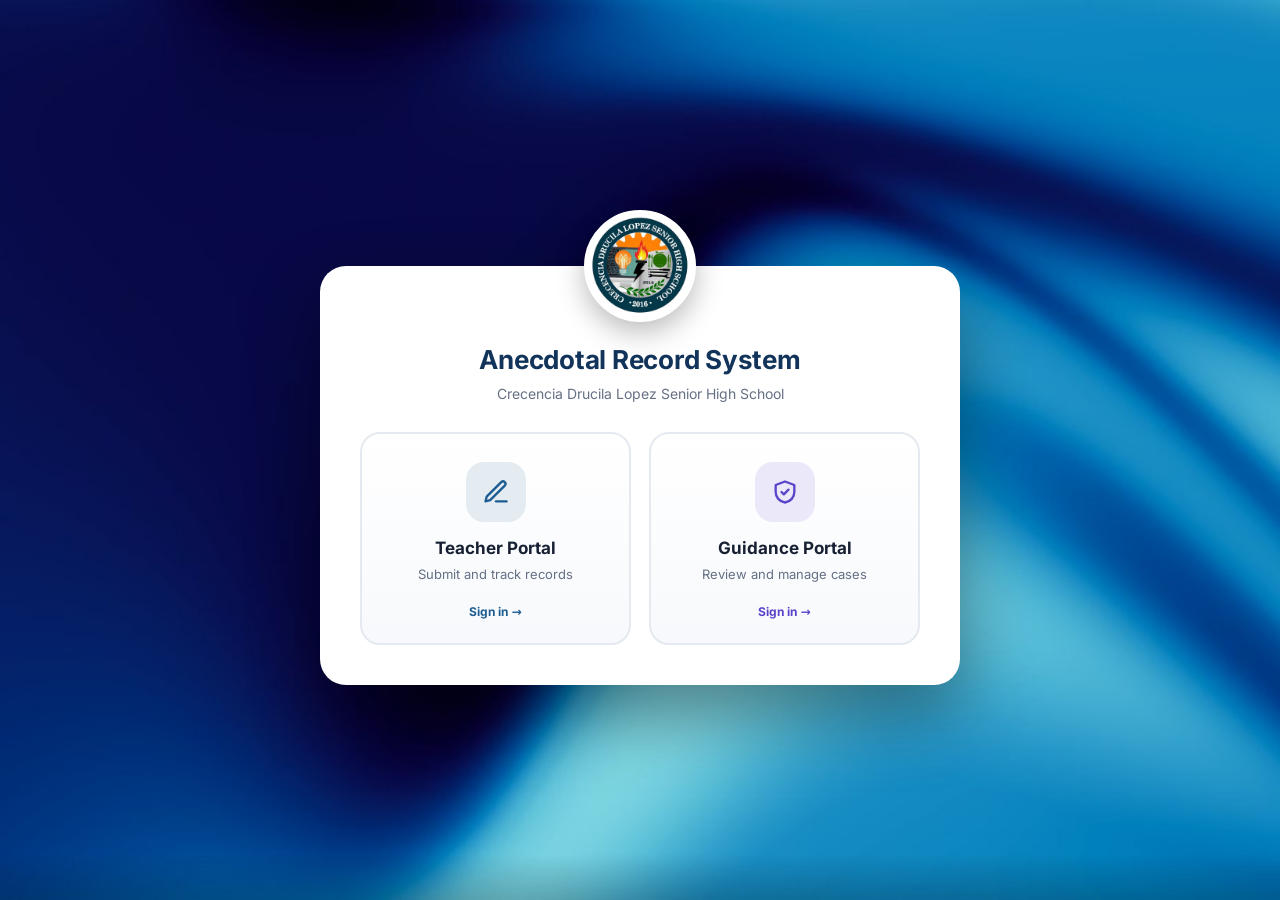
<file: index.html>
<!doctype html>
<html lang="en">
  <head>
    <meta charset="UTF-8" />
    <meta name="viewport" content="width=device-width,initial-scale=1" />
    <title>CDL-SHS Anecdotal System</title>
    <link rel="icon" href="logo.png" /><link rel="stylesheet" href="styles.css" />
  </head>
  <body class="chooser">
    <main class="chooser-card">
      <div class="school-mark"><img src="logo.png" alt="Crecencia Drucila Lopez Senior High School logo"></div>
      <h1>Anecdotal Record System</h1>
      <p>Crecencia Drucila Lopez Senior High School</p>
      <div class="portal-links">
        <a class="portal-link" href="teacher.html">
          <span class="pl-icon">
            <svg viewBox="0 0 24 24" aria-hidden="true"><path d="M12 20h9" /><path d="M16.5 3.5a2.1 2.1 0 0 1 3 3L7 19l-4 1 1-4z" /></svg>
          </span>
          <strong>Teacher Portal</strong>
          <span class="pl-sub">Submit and track records</span>
          <span class="pl-go">Sign in &rarr;</span>
        </a>
        <a class="portal-link guidance" href="guidance.html">
          <span class="pl-icon">
            <svg viewBox="0 0 24 24" aria-hidden="true"><path d="M12 3l8 3v6c0 4.5-3.2 8.2-8 9-4.8-.8-8-4.5-8-9V6z" /><path d="M9 12l2 2 4-4" /></svg>
          </span>
          <strong>Guidance Portal</strong>
          <span class="pl-sub">Review and manage cases</span>
          <span class="pl-go">Sign in &rarr;</span>
        </a>
      </div>
    </main>
  </body>
</html>
</file>
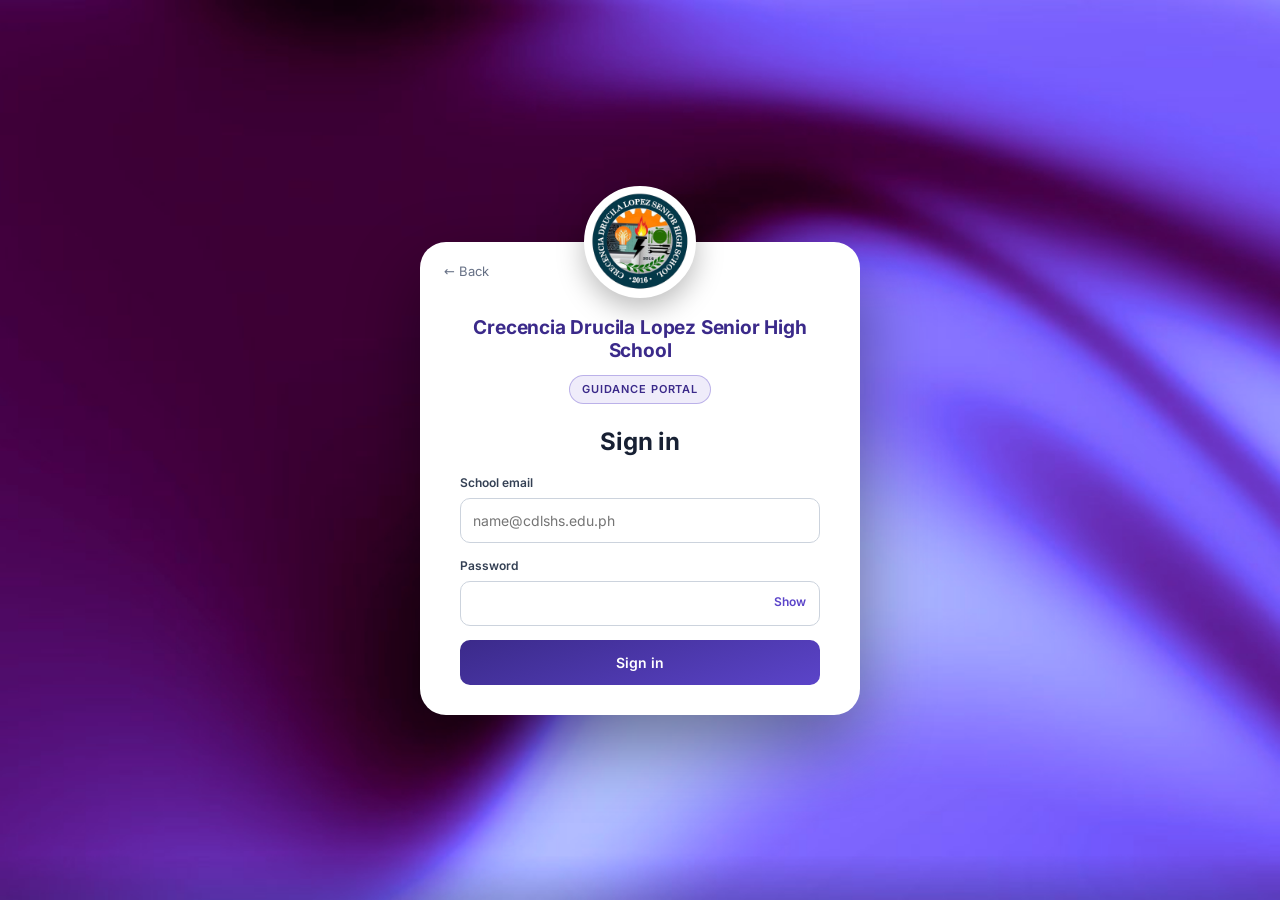
<file: guidance.html>
<!doctype html>
<html lang="en">
  <head>
    <meta charset="UTF-8" />
    <meta name="viewport" content="width=device-width,initial-scale=1" />
    <title>Guidance Portal | CDL-SHS</title>
    <link rel="icon" href="logo.png" /><link rel="stylesheet" href="styles.css" />
  </head>
  <body data-portal="guidance">
    <section id="loginPage" class="auth auth-center">
      <div class="auth-card">
        <a class="back-link" href="index.html">&larr; Back</a>
        <div class="school-mark"><img src="logo.png" alt="Crecencia Drucila Lopez Senior High School logo"></div>
        <h1 class="auth-school">Crecencia Drucila Lopez Senior High School</h1>
        <span class="auth-badge">Guidance Portal</span>
        <h2 id="authHeading">Sign in</h2>
          <form id="loginForm" novalidate>
            <div class="field">
              <label for="email">School email</label
              ><input
                id="email"
                type="email"
                placeholder="name@cdlshs.edu.ph"
                autocomplete="username"
                required
              />
            </div>
            <div class="field">
              <label for="password">Password</label>
              <div class="password-wrap">
                <input
                  id="password"
                  type="password"
                  autocomplete="current-password"
                  required
                /><button type="button" id="showPassword" class="show-pass">
                  Show
                </button>
              </div>
            </div>
            <div id="loginMessage" class="message"></div>
            <button id="loginButton" class="btn btn-primary full">
              Sign in
            </button>
          </form>
        </div>
    </section>
    <section id="appPage" class="app hidden">
      <aside class="sidebar">
        <div class="side-brand">
          <div class="mini-mark"><img src="logo.png" alt="CDL-SHS logo"></div>
          <div><strong>CDL-SHS</strong><small>GUIDANCE PORTAL</small></div>
        </div>
        <nav class="side-nav">
          <button class="nav-btn" data-view="guidanceHome">
            <svg viewBox="0 0 24 24" aria-hidden="true">
              <path
                d="M3 11l9-8 9 8v10a1 1 0 0 1-1 1h-5v-7H9v7H4a1 1 0 0 1-1-1z"
              /></svg
            ><span>Dashboard</span></button
          ><button class="nav-btn" data-view="caseRecords">
            <svg viewBox="0 0 24 24" aria-hidden="true">
              <path
                d="M3 7a2 2 0 0 1 2-2h4l2 2h8a2 2 0 0 1 2 2v8a2 2 0 0 1-2 2H5a2 2 0 0 1-2-2z"
              /></svg
            ><span>All Cases</span></button
          ><button class="nav-btn" id="exportNav">
            <svg viewBox="0 0 24 24" aria-hidden="true">
              <path d="M12 3v12m0 0l-4-4m4 4l4-4M4 21h16" /></svg
            ><span>Export PDF</span></button
          ><button class="nav-btn" data-view="settings">
            <svg viewBox="0 0 24 24" aria-hidden="true">
              <path d="M4 6h10M18 6h2M4 12h2M10 12h10M4 18h12M20 18h0" />
              <circle cx="16" cy="6" r="2" />
              <circle cx="8" cy="12" r="2" />
              <circle cx="18" cy="18" r="2" /></svg
            ><span>Settings</span>
          </button>
        </nav>
      </aside>
      <main class="main">
        <div class="topbar">
          <div class="welcome">
            <h2 id="welcomeTitle"></h2>
            <p id="todayText"></p>
          </div>
          <div class="top-actions">
            <div class="user-chip">
              <div id="avatar" class="avatar"></div>
              <div>
                <strong id="currentUser"></strong
                ><small id="currentRole"></small>
              </div>
            </div>
            <button id="logoutBtn" class="btn btn-soft btn-sm">Sign out</button>
          </div>
        </div>
        <div id="guidanceHome" class="app-view hidden">
          <div class="banner"><h3>Guidance Dashboard</h3></div>
          <div id="guidanceStats" class="stats"></div>
          <div class="dash-grid">
            <div class="card">
              <h4>Pending Cases</h4>
              <div id="pendingQueue"></div>
            </div>
            <div class="card">
              <h4>Records by Category</h4>
              <div id="categorySummary"></div>
            </div>
          </div>
        </div>
        <div id="caseRecords" class="app-view hidden">
          <div class="view-title">
            <h3>All Cases</h3>
            <button id="exportTop" class="btn btn-primary">Export PDF</button>
          </div>
          <div class="card">
            <div class="toolbar">
              <div class="field">
                <label for="search">Search records</label
                ><input
                  id="search"
                  placeholder="LRN, name, section, or category"
                />
              </div>
              <div class="field">
                <label for="statusFilter">Review status</label
                ><select id="statusFilter">
                  <option value="all">All statuses</option>
                  <option>Pending Review</option>
                  <option>Reviewed</option>
                </select>
              </div>
            </div>
            <div id="guidanceTable"></div>
          </div>
        </div>
        <div id="settings" class="app-view hidden">
          <div class="view-title"><h3>Settings</h3></div>
          <div class="grid-2">
            <div class="card">
              <h4>Profile</h4>
              <div class="profile-row">
                <div id="settingsAvatar" class="avatar avatar-lg"></div>
                <div>
                  <div class="form-actions" style="margin: 0">
                    <label for="avatarInput" class="btn btn-primary btn-sm"
                      >Change photo</label
                    ><input
                      id="avatarInput"
                      type="file"
                      accept="image/*"
                      class="visually-hidden"
                    /><button
                      id="removeAvatar"
                      type="button"
                      class="btn btn-soft btn-sm"
                    >
                      Remove
                    </button>
                  </div>
                  <small class="hint">A square image works best.</small>
                </div>
              </div>
              <div class="field">
                <label for="displayName">Full name</label
                ><input id="displayName" maxlength="60" />
              </div>
              <button
                id="saveName"
                type="button"
                class="btn btn-primary btn-sm"
              >
                Save name
              </button>
              <div id="profileMessage" class="message"></div>
            </div>
            <div class="card">
              <h4>Account information</h4>
              <dl id="infoList" class="info-list"></dl>
            </div>
          </div>
          <div class="card">
            <h4>Security</h4>
            <div class="field" style="max-width: 320px">
              <label for="timeoutSelect"
                >Sign out automatically after inactivity</label
              ><select id="timeoutSelect">
                <option value="5">5 minutes</option>
                <option value="10">10 minutes</option>
                <option value="15">15 minutes</option>
                <option value="30">30 minutes</option>
                <option value="60">60 minutes</option>
              </select>
            </div>
            <small class="hint"
              >Switching to another tab or app does not sign you out. Only time
              spent inactive on this page counts.</small
            >
          </div>
          <div class="card">
            <h4>Create account</h4>
            <form id="accountForm" novalidate>
              <div class="grid-2">
                <div class="field">
                  <label for="acName">Full name</label
                  ><input id="acName" maxlength="60" />
                </div>
                <div class="field">
                  <label for="acEmail">School email</label
                  ><input
                    id="acEmail"
                    type="email"
                    placeholder="name@cdlshs.edu.ph"
                  />
                </div>
                <div class="field">
                  <label for="acPassword">Temporary password</label
                  ><input
                    id="acPassword"
                    type="password"
                    autocomplete="new-password"
                  />
                </div>
                <div class="field">
                  <label for="acRole">Account type</label
                  ><select id="acRole">
                    <option value="teacher">Teacher</option>
                    <option value="guidance">Guidance Admin</option>
                  </select>
                </div>
              </div>
              <div id="accountMessage" class="message"></div>
              <button class="btn btn-primary">Create account</button>
            </form>
          </div>
          <div class="card">
            <h4>All accounts</h4>
            <div id="accountTable"></div>
          </div>
        </div>
      </main>
      <div id="idleWarn" class="idle-warn hidden" role="alert">
        <span>Signing out in <b id="idleSecs">60</b>s due to inactivity.</span
        ><button id="stayBtn" class="btn btn-primary btn-sm">
          Stay signed in
        </button>
      </div>
    </section>
    <script src="lib/jspdf.umd.min.js"></script>
    <script src="lib/jspdf.plugin.autotable.min.js"></script>
    <script src="store.js"></script>
    <script src="ui.js"></script>
    <script src="pages.js"></script>
    <script src="app.js"></script>
  </body>
</html>
</file>
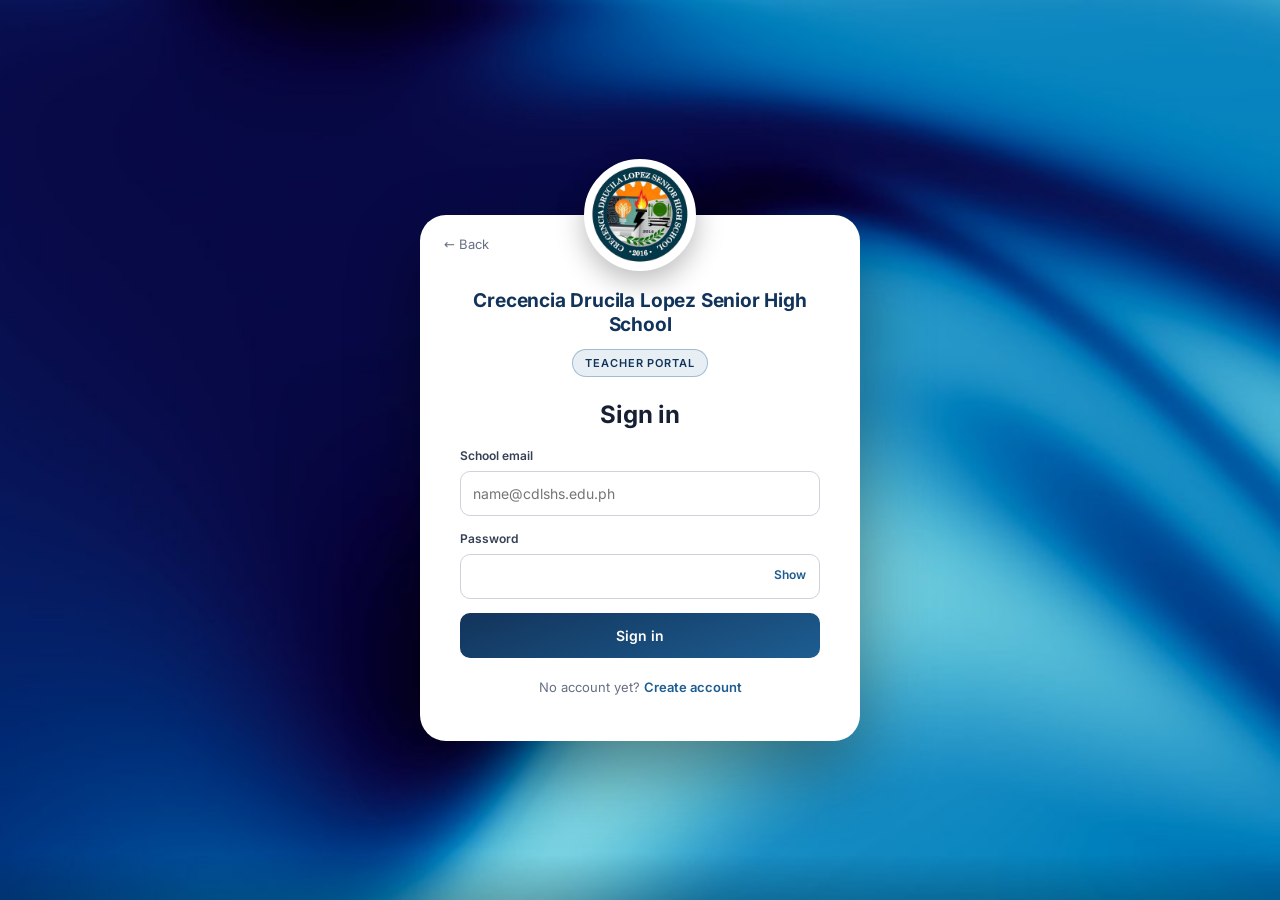
<file: teacher.html>
<!doctype html>
<html lang="en">
  <head>
    <meta charset="UTF-8" />
    <meta name="viewport" content="width=device-width,initial-scale=1" />
    <title>Teacher Portal | CDL-SHS</title>
    <link rel="icon" href="logo.png" /><link rel="stylesheet" href="styles.css" />
  </head>
  <body data-portal="teacher">
    <section id="loginPage" class="auth auth-center">
      <div class="auth-card">
        <a class="back-link" href="index.html">&larr; Back</a>
        <div class="school-mark"><img src="logo.png" alt="Crecencia Drucila Lopez Senior High School logo"></div>
        <h1 class="auth-school">Crecencia Drucila Lopez Senior High School</h1>
        <span class="auth-badge">Teacher Portal</span>
        <h2 id="authHeading">Sign in</h2>
          <form id="loginForm" novalidate>
            <div class="field">
              <label for="email">School email</label
              ><input
                id="email"
                type="email"
                placeholder="name@cdlshs.edu.ph"
                autocomplete="username"
                required
              />
            </div>
            <div class="field">
              <label for="password">Password</label>
              <div class="password-wrap">
                <input
                  id="password"
                  type="password"
                  autocomplete="current-password"
                  required
                /><button type="button" id="showPassword" class="show-pass">
                  Show
                </button>
              </div>
            </div>
            <div id="loginMessage" class="message"></div>
            <button id="loginButton" class="btn btn-primary full">
              Sign in
            </button>
          </form>
          <form id="signupForm" class="hidden" novalidate>
            <div class="field">
              <label for="suName">Full name</label
              ><input id="suName" maxlength="60" autocomplete="name" />
            </div>
            <div class="field">
              <label for="suEmail">School email</label
              ><input
                id="suEmail"
                type="email"
                placeholder="name@cdlshs.edu.ph"
                autocomplete="email"
              />
            </div>
            <div class="field">
              <label for="suPassword">Password</label
              ><input
                id="suPassword"
                type="password"
                autocomplete="new-password"
              /><small class="hint"
                >At least 8 characters with a letter and a number.</small
              >
            </div>
            <div class="field">
              <label for="suConfirm">Confirm password</label
              ><input
                id="suConfirm"
                type="password"
                autocomplete="new-password"
              />
            </div>
            <div id="signupMessage" class="message"></div>
            <button class="btn btn-primary full">Create account</button>
          </form>
          <p class="auth-switch" id="authSwitch">
            <span id="switchText">No account yet?</span>
            <button type="button" id="toggleAuth" class="link-btn">
              Create account
            </button>
          </p>
        </div>
    </section>
    <section id="appPage" class="app hidden">
      <aside class="sidebar">
        <div class="side-brand">
          <div class="mini-mark"><img src="logo.png" alt="CDL-SHS logo"></div>
          <div><strong>CDL-SHS</strong><small>TEACHER PORTAL</small></div>
        </div>
        <nav class="side-nav">
          <button class="nav-btn" data-view="teacherHome">
            <svg viewBox="0 0 24 24" aria-hidden="true">
              <path
                d="M3 11l9-8 9 8v10a1 1 0 0 1-1 1h-5v-7H9v7H4a1 1 0 0 1-1-1z"
              /></svg
            ><span>Dashboard</span></button
          ><button class="nav-btn" data-view="newRecord">
            <svg viewBox="0 0 24 24" aria-hidden="true">
              <path d="M12 20h9" />
              <path d="M16.5 3.5a2.1 2.1 0 0 1 3 3L7 19l-4 1 1-4z" /></svg
            ><span>New Record</span></button
          ><button class="nav-btn" data-view="myRecords">
            <svg viewBox="0 0 24 24" aria-hidden="true">
              <path
                d="M8 6h13M8 12h13M8 18h13M3 6h.01M3 12h.01M3 18h.01"
              /></svg
            ><span>My Records</span></button
          ><button class="nav-btn" data-view="settings">
            <svg viewBox="0 0 24 24" aria-hidden="true">
              <path d="M4 6h10M18 6h2M4 12h2M10 12h10M4 18h12M20 18h0" />
              <circle cx="16" cy="6" r="2" />
              <circle cx="8" cy="12" r="2" />
              <circle cx="18" cy="18" r="2" /></svg
            ><span>Settings</span>
          </button>
        </nav>
      </aside>
      <main class="main">
        <div class="topbar">
          <div class="welcome">
            <h2 id="welcomeTitle"></h2>
            <p id="todayText"></p>
          </div>
          <div class="top-actions">
            <div class="user-chip">
              <div id="avatar" class="avatar"></div>
              <div>
                <strong id="currentUser"></strong
                ><small id="currentRole"></small>
              </div>
            </div>
            <button id="logoutBtn" class="btn btn-soft btn-sm">Sign out</button>
          </div>
        </div>
        <div id="teacherHome" class="app-view hidden">
          <div class="banner"><h3>Teacher Dashboard</h3></div>
          <div class="card">
            <div class="lookup-row">
              <input
                id="teacherStudentSearch"
                placeholder="Search by LRN or student name"
                aria-label="Search student"
              /><button id="teacherSearchBtn" class="btn btn-primary">
                Search
              </button>
            </div>
            <div id="teacherSearchResult" class="lookup-result"></div>
          </div>
          <div id="teacherStats" class="stats"></div>
          <div class="card">
            <h4>Recent Submissions</h4>
            <div id="teacherRecent"></div>
          </div>
        </div>
        <div id="newRecord" class="app-view hidden">
          <div class="view-title"><h3>New Anecdotal Record</h3></div>
          <div class="privacy">
            Only authorized guidance personnel can manage submitted records.
            Record facts only and avoid subjective or discriminatory language.
          </div>
          <div class="card">
            <form id="recordForm" novalidate>
              <h4 class="form-section">Learner Profile</h4>
              <div class="grid-3">
                <div class="field">
                  <label for="studentName">Name of Student</label
                  ><input id="studentName" maxlength="80" required />
                </div>
                <div class="field">
                  <label for="studentId">LRN</label
                  ><input id="studentId" inputmode="numeric" maxlength="12" placeholder="12-digit LRN" required />
                </div>
                <div class="field">
                  <label for="age">Age</label
                  ><input id="age" type="number" min="5" max="99" required />
                </div>
                <div class="field">
                  <label for="sex">Sex</label
                  ><select id="sex" required>
                    <option value="">Select sex</option>
                    <option>Male</option>
                    <option>Female</option>
                  </select>
                </div>
                <div class="field">
                  <label for="gradeSection">Grade &amp; Section</label
                  ><input
                    id="gradeSection"
                    maxlength="50"
                    placeholder="Grade 11 - Rizal"
                    required
                  />
                </div>
                <div class="field">
                  <label for="address">Address</label
                  ><input id="address" maxlength="120" />
                </div>
                <div class="field">
                  <label for="guardian">Parent/Guardian</label
                  ><input id="guardian" maxlength="80" required />
                </div>
                <div class="field">
                  <label for="contactNumber">Contact Number</label
                  ><input id="contactNumber" type="tel" inputmode="tel" maxlength="20" placeholder="09XX XXX XXXX" required />
                </div>
              </div>

              <h4 class="form-section">Category</h4>
              <div class="field">
                <label for="category">Category</label
                ><select id="category" required>
                  <option value="">Select category</option>
                  <option>Academic</option>
                  <option>Behavioral</option>
                  <option>Attendance</option>
                  <option>Other</option>
                </select>
              </div>

              <h4 class="form-section">Observation Details</h4>
              <div class="grid-3">
                <div class="field">
                  <label for="incidentDate">Date</label
                  ><input id="incidentDate" type="date" required />
                </div>
                <div class="field">
                  <label for="incidentTime">Time</label
                  ><input id="incidentTime" type="time" required />
                </div>
                <div class="field">
                  <label for="location">Location/Setting</label
                  ><input id="location" maxlength="80" required />
                </div>
              </div>

              <div class="field">
                <label for="observation">Narrative Description</label
                ><small class="hint">Describe the specific incident or behavior observed using factual, objective language. Focus on what was seen and heard without interpretation.</small
                ><textarea
                  id="observation"
                  maxlength="1000"
                  rows="5"
                  required
                ></textarea>
              </div>
              <div class="field">
                <label for="actionTaken">Action Taken / Intervention</label
                ><small class="hint">Immediate steps taken by the teacher or adviser to address the behavior or incident.</small
                ><textarea
                  id="actionTaken"
                  maxlength="700"
                  rows="4"
                  required
                ></textarea>
              </div>
              <div class="field">
                <label for="recommendations">Recommendations / Notes</label
                ><small class="hint">Long-term suggestions or referrals for guidance counseling if the behavior persists.</small
                ><textarea
                  id="recommendations"
                  maxlength="700"
                  rows="4"
                ></textarea>
              </div>
              <div id="formMessage" class="message"></div>
              <div class="form-actions">
                <button class="btn btn-primary">Save Record</button
                ><button type="reset" class="btn btn-soft">Clear Form</button>
              </div>
            </form>
          </div>
        </div>
        <div id="myRecords" class="app-view hidden">
          <div class="view-title">
            <h3>My Records</h3>
            <button class="btn btn-primary" onclick="showView('newRecord')">
              New Record
            </button>
          </div>
          <div id="teacherTable" class="card"></div>
        </div>
        <div id="settings" class="app-view hidden">
          <div class="view-title"><h3>Settings</h3></div>
          <div class="grid-2">
            <div class="card">
              <h4>Profile</h4>
              <div class="profile-row">
                <div id="settingsAvatar" class="avatar avatar-lg"></div>
                <div>
                  <div class="form-actions" style="margin: 0">
                    <label for="avatarInput" class="btn btn-primary btn-sm"
                      >Change photo</label
                    ><input
                      id="avatarInput"
                      type="file"
                      accept="image/*"
                      class="visually-hidden"
                    /><button
                      id="removeAvatar"
                      type="button"
                      class="btn btn-soft btn-sm"
                    >
                      Remove
                    </button>
                  </div>
                  <small class="hint">A square image works best.</small>
                </div>
              </div>
              <div class="field">
                <label for="displayName">Full name</label
                ><input id="displayName" maxlength="60" />
              </div>
              <button
                id="saveName"
                type="button"
                class="btn btn-primary btn-sm"
              >
                Save name
              </button>
              <div id="profileMessage" class="message"></div>
            </div>
            <div class="card">
              <h4>Account information</h4>
              <dl id="infoList" class="info-list"></dl>
            </div>
          </div>
          <div class="card">
            <h4>Security</h4>
            <div class="field" style="max-width: 320px">
              <label for="timeoutSelect"
                >Sign out automatically after inactivity</label
              ><select id="timeoutSelect">
                <option value="5">5 minutes</option>
                <option value="10">10 minutes</option>
                <option value="15">15 minutes</option>
                <option value="30">30 minutes</option>
                <option value="60">60 minutes</option>
              </select>
            </div>
            <small class="hint"
              >Switching to another tab or app does not sign you out. Only time
              spent inactive on this page counts.</small
            >
          </div>
        </div>
      </main>
      <div id="idleWarn" class="idle-warn hidden" role="alert">
        <span>Signing out in <b id="idleSecs">60</b>s due to inactivity.</span
        ><button id="stayBtn" class="btn btn-primary btn-sm">
          Stay signed in
        </button>
      </div>
    </section>
    <script src="store.js"></script>
    <script src="ui.js"></script>
    <script src="pages.js"></script>
    <script src="app.js"></script>
  </body>
</html>
</file>
<file: styles.css>
@font-face {
  font-family: "Inter";
  src: url("fonts/inter-latin-wght-normal.woff2") format("woff2");
  font-weight: 100 900;
  font-display: swap;
}
:root {
  --navy: #12345b;
  --blue: #1d5d91;
  --gold: #f2b84b;
  --bg: #f3f6fb;
  --ink: #172033;
  --muted: #667085;
  --line: #e5e9f0;
  --green: #16805a;
  --red: #b42318;
  --accent: #1d5d91;
  --accent-dark: #12345b;
}
body[data-portal="guidance"] {
  --accent: #5b44c9;
  --accent-dark: #3b2a8a;
}
* {
  box-sizing: border-box;
}
body {
  margin: 0;
  font-family: "Inter", system-ui, "Segoe UI", Arial, sans-serif;
  font-size: 14px;
  line-height: 1.5;
  background: var(--bg);
  color: var(--ink);
  -webkit-font-smoothing: antialiased;
}
h1,
h2,
h3,
h4 {
  letter-spacing: -0.01em;
}
button,
input,
select,
textarea {
  font: inherit;
}
button {
  cursor: pointer;
}
a {
  color: var(--accent);
}
.hidden {
  display: none !important;
}
.visually-hidden {
  position: absolute;
  width: 1px;
  height: 1px;
  overflow: hidden;
  clip: rect(0 0 0 0);
  white-space: nowrap;
}
.hint {
  display: block;
  color: var(--muted);
  font-size: 12px;
  margin-top: 6px;
}

/* Buttons and forms */
.btn {
  border: 0;
  border-radius: 10px;
  padding: 10px 16px;
  font-weight: 600;
  display: inline-block;
  text-align: center;
  transition:
    transform 0.15s,
    background 0.15s;
}
.btn:hover {
  transform: translateY(-1px);
}
.btn-primary {
  background: var(--accent);
  color: #fff;
}
.btn-soft {
  background: #edf2f7;
  color: var(--navy);
}
.btn-danger {
  background: #ffebe9;
  color: var(--red);
}
.btn-sm {
  padding: 7px 11px;
  font-size: 12px;
}
.full {
  width: 100%;
}
.link-btn {
  border: 0;
  background: none;
  color: var(--accent);
  font-weight: 600;
  padding: 0;
}
.field {
  margin: 14px 0;
}
.field label {
  display: block;
  font-size: 12px;
  font-weight: 600;
  margin-bottom: 6px;
  color: #344054;
}
.field input,
.field select,
.field textarea {
  width: 100%;
  border: 1px solid #ccd3dd;
  border-radius: 10px;
  padding: 11px 12px;
  background: #fff;
  color: var(--ink);
}
.field input:focus,
.field select:focus,
.field textarea:focus,
.lookup-row input:focus {
  outline: 3px solid #84caff45;
  border-color: var(--accent);
}
.password-wrap {
  position: relative;
}
.password-wrap input {
  padding-right: 64px;
}
.show-pass {
  position: absolute;
  right: 8px;
  top: 6px;
  border: 0;
  background: none;
  color: var(--accent);
  font-size: 12px;
  font-weight: 600;
  padding: 6px;
}
.message {
  display: none;
  padding: 10px 12px;
  border-radius: 9px;
  font-size: 13px;
  margin: 12px 0;
}
.message.error {
  display: block;
  background: #ffebe9;
  color: var(--red);
}
.message.success {
  display: block;
  background: #e3f8ed;
  color: var(--green);
}
.form-actions {
  display: flex;
  gap: 8px;
  margin-top: 14px;
  flex-wrap: wrap;
  align-items: center;
}

/* Portal chooser */
.chooser {
  min-height: 100vh;
  display: grid;
  place-items: center;
  padding: 90px 24px 40px;
  background:
    radial-gradient(circle at 15% 20%, #3b82c455, transparent 45%),
    radial-gradient(circle at 85% 80%, #5b44c955, transparent 45%),
    linear-gradient(160deg, #0f2c4d, #1d5d91);
  overflow: hidden;
}
.chooser-card {
  position: relative;
  background: #fff;
  border-radius: 26px;
  padding: 74px 40px 40px;
  max-width: 640px;
  width: 100%;
  text-align: center;
  box-shadow: 0 30px 70px #0006;
}
.chooser-card h1 {
  font-size: 26px;
  margin: 0 0 4px;
  color: var(--navy);
}
.chooser-card > p {
  margin: 0 0 28px;
  color: var(--muted);
}
.portal-links {
  display: grid;
  grid-template-columns: 1fr 1fr;
  gap: 18px;
}
.portal-link {
  --pc: #1d5d91;
  --pc2: #12345b;
  display: flex;
  flex-direction: column;
  align-items: center;
  gap: 4px;
  padding: 28px 18px 22px;
  border: 2px solid var(--line);
  border-radius: 20px;
  text-decoration: none;
  color: var(--ink);
  background: linear-gradient(180deg, #fff, #f7f9fc);
  transition:
    transform 0.2s,
    box-shadow 0.2s,
    border-color 0.2s,
    background 0.2s,
    color 0.2s;
}
.portal-link.guidance {
  --pc: #5b44c9;
  --pc2: #3b2a8a;
}
.portal-link:hover,
.portal-link:focus-visible {
  transform: translateY(-5px);
  border-color: transparent;
  background: linear-gradient(160deg, var(--pc2), var(--pc));
  color: #fff;
  box-shadow: 0 18px 36px color-mix(in srgb, var(--pc) 45%, transparent);
  outline: none;
}
.pl-icon {
  width: 60px;
  height: 60px;
  border-radius: 18px;
  display: grid;
  place-items: center;
  margin-bottom: 10px;
  background: color-mix(in srgb, var(--pc) 12%, #fff);
  color: var(--pc);
  transition: 0.2s;
}
.pl-icon svg {
  width: 28px;
  height: 28px;
  fill: none;
  stroke: currentColor;
  stroke-width: 2;
  stroke-linecap: round;
  stroke-linejoin: round;
}
.portal-link:hover .pl-icon,
.portal-link:focus-visible .pl-icon {
  background: #ffffff2b;
  color: #fff;
}
.portal-link strong {
  font-size: 17px;
}
.pl-sub {
  color: var(--muted);
  font-size: 13px;
  transition: color 0.2s;
}
.pl-go {
  margin-top: 14px;
  font-size: 12px;
  font-weight: 700;
  color: var(--pc);
  transition: color 0.2s;
}
.portal-link:hover .pl-sub,
.portal-link:hover .pl-go,
.portal-link:focus-visible .pl-sub,
.portal-link:focus-visible .pl-go {
  color: #ffffffdd;
}
.chooser-card .school-mark,
.auth-center .school-mark {
  position: absolute;
  top: -56px;
  left: 50%;
  transform: translateX(-50%);
  width: 112px;
  height: 112px;
  border: 6px solid #fff;
  box-shadow: 0 10px 28px #0004;
}

/* Login */
.auth {
  min-height: 100vh;
  display: grid;
  grid-template-columns: 5fr 7fr;
  background: #fff;
}
.auth-side {
  background: linear-gradient(160deg, var(--accent-dark), var(--accent));
  color: #fff;
  padding: 48px 8%;
  display: flex;
  flex-direction: column;
  justify-content: center;
  gap: 14px;
}
.auth-side h1 {
  font-size: 30px;
  line-height: 1.2;
  margin: 6px 0 0;
  max-width: 420px;
}
.auth-badge {
  align-self: flex-start;
  padding: 5px 12px;
  border: 1px solid #ffffff66;
  border-radius: 99px;
  font-size: 11px;
  font-weight: 600;
  letter-spacing: 0.08em;
  text-transform: uppercase;
}
.school-mark {
  width: 104px;
  height: 104px;
  border-radius: 50%;
  overflow: hidden;
  background: #fff;
  margin: 0 auto;
  box-shadow: 0 6px 20px #0003;
}
.auth-side .school-mark {
  margin: 0;
}
.auth-main {
  display: flex;
  align-items: center;
  justify-content: center;
  padding: 32px;
}
.auth-card {
  width: 100%;
  max-width: 400px;
}
.auth-card h2 {
  font-size: 26px;
  margin: 18px 0 20px;
}
.back-link {
  font-size: 13px;
  text-decoration: none;
  color: var(--muted);
}
.back-link:hover {
  color: var(--accent);
}
.auth-switch {
  margin-top: 20px;
  color: var(--muted);
  font-size: 13px;
}

/* App shell */
.app {
  min-height: 100vh;
  display: grid;
  grid-template-columns: 240px 1fr;
}
.sidebar {
  position: fixed;
  inset: 0 auto 0 0;
  width: 240px;
  background: var(--accent-dark);
  color: #fff;
  padding: 22px 14px;
  z-index: 20;
}
.side-brand {
  display: flex;
  gap: 12px;
  align-items: center;
  padding: 0 8px 20px;
  border-bottom: 1px solid #ffffff22;
}
.mini-mark {
  min-width: 46px;
  height: 46px;
  border-radius: 50%;
  overflow: hidden;
  background: #fff;
}
.school-mark img,
.mini-mark img {
  display: block;
  width: 100%;
  height: 100%;
  object-fit: cover;
}
.side-brand strong,
.side-brand small {
  display: block;
}
.side-brand small {
  font-size: 10px;
  letter-spacing: 0.06em;
  color: #ffffffb3;
}
.side-nav {
  margin-top: 16px;
  display: flex;
  flex-direction: column;
  gap: 3px;
}
.nav-btn {
  display: flex;
  align-items: center;
  gap: 12px;
  width: 100%;
  border: 0;
  background: none;
  color: #ffffffcc;
  text-align: left;
  padding: 11px 12px;
  border-radius: 9px;
  font-weight: 500;
}
.nav-btn svg {
  width: 18px;
  height: 18px;
  flex: none;
  fill: none;
  stroke: currentColor;
  stroke-width: 2;
  stroke-linecap: round;
  stroke-linejoin: round;
}
.nav-btn:hover,
.nav-btn.active {
  background: #ffffff1f;
  color: #fff;
}
.main {
  grid-column: 2;
  padding: 0 30px 45px;
  min-width: 0;
}
.topbar {
  min-height: 76px;
  display: flex;
  align-items: center;
  justify-content: space-between;
  gap: 12px;
  border-bottom: 1px solid var(--line);
  margin-bottom: 24px;
}
.welcome h2 {
  margin: 0;
  font-size: 20px;
}
.welcome p {
  margin: 2px 0 0;
  color: var(--muted);
  font-size: 12px;
}
.top-actions {
  display: flex;
  align-items: center;
  gap: 10px;
}
.user-chip {
  display: flex;
  align-items: center;
  gap: 10px;
  background: #fff;
  padding: 7px 12px;
  border: 1px solid var(--line);
  border-radius: 12px;
}
.user-chip strong,
.user-chip small {
  display: block;
  line-height: 1.3;
}
.user-chip small {
  color: var(--muted);
  font-size: 11px;
}
.avatar {
  width: 36px;
  height: 36px;
  flex: none;
  border-radius: 50%;
  display: grid;
  place-items: center;
  background: var(--accent) center/cover no-repeat;
  color: #fff;
  font-weight: 700;
  font-size: 13px;
}
.avatar-lg {
  width: 84px;
  height: 84px;
  font-size: 26px;
}
.view-title {
  display: flex;
  justify-content: space-between;
  gap: 16px;
  align-items: center;
  margin-bottom: 18px;
}
.view-title h3 {
  margin: 0;
  color: var(--accent-dark);
  font-size: 24px;
}
.app-view:not(.hidden) {
  animation: viewIn 0.35s ease;
}
@keyframes viewIn {
  from {
    opacity: 0;
    transform: translateY(10px);
  }
  to {
    opacity: 1;
    transform: none;
  }
}

/* Content */
.banner {
  background: linear-gradient(120deg, var(--accent-dark), var(--accent));
  color: #fff;
  border-radius: 16px;
  padding: 22px 24px;
  margin-bottom: 20px;
}
.banner h3 {
  margin: 0;
  font-size: 20px;
}
.stats {
  display: grid;
  grid-template-columns: repeat(4, 1fr);
  gap: 14px;
  margin-bottom: 20px;
}
.stat {
  background: #fff;
  border: 1px solid var(--line);
  border-radius: 14px;
  padding: 18px;
}
.stat span {
  color: var(--muted);
  font-size: 12px;
}
.stat strong {
  display: block;
  font-size: 28px;
  color: var(--accent-dark);
  margin-top: 6px;
}
.card {
  background: #fff;
  border: 1px solid var(--line);
  border-radius: 15px;
  padding: 20px;
  margin-bottom: 18px;
}
.card h4 {
  color: var(--accent-dark);
  margin: 0 0 14px;
  font-size: 16px;
}
.grid-2 {
  display: grid;
  grid-template-columns: 1fr 1fr;
  gap: 14px;
}
.grid-3 {
  display: grid;
  grid-template-columns: repeat(3, 1fr);
  gap: 14px;
}
.toolbar {
  display: flex;
  gap: 10px;
  flex-wrap: wrap;
  margin-bottom: 12px;
}
.toolbar .field {
  margin: 0;
  min-width: 160px;
  flex: 1;
}
.privacy {
  background: #eef6fc;
  border-left: 4px solid var(--accent);
  padding: 10px 12px;
  border-radius: 8px;
  color: #38556e;
  font-size: 12px;
  margin-bottom: 14px;
}
.lookup-row {
  display: flex;
  gap: 9px;
}
.lookup-row input {
  flex: 1;
  border: 1px solid #c8d2df;
  border-radius: 10px;
  padding: 11px 12px;
}
.lookup-result {
  display: none;
  margin-top: 14px;
  border-radius: 12px;
  padding: 14px;
}
.lookup-result.found {
  display: block;
  background: #e8f8f0;
  border: 1px solid #a9e5ca;
  color: #125f43;
}
.lookup-result.none {
  display: block;
  background: #fff5e5;
  border: 1px solid #f3d397;
  color: #795414;
}
.record-chips {
  display: flex;
  gap: 7px;
  flex-wrap: wrap;
  margin-top: 9px;
}
.record-chip {
  background: #fff;
  border: 1px solid currentColor;
  border-radius: 99px;
  padding: 4px 9px;
  font-size: 11px;
}
.table-wrap {
  overflow: auto;
}
table {
  border-collapse: collapse;
  width: 100%;
  font-size: 12px;
}
th {
  background: #f7f9fc;
  color: #475467;
  text-transform: uppercase;
  font-size: 10px;
  letter-spacing: 0.04em;
}
th,
td {
  padding: 11px;
  border-bottom: 1px solid var(--line);
  text-align: left;
  vertical-align: top;
}
td {
  white-space: pre-wrap;
  overflow-wrap: break-word;
  min-width: 90px;
}
td[data-label="Date"],
td[data-label="Status"],
td[data-label="Controls"] {
  white-space: nowrap;
  min-width: 0;
}
td[data-label="Observation"] {
  min-width: 180px;
}
.actions .btn {
  white-space: nowrap;
  word-break: normal;
}
.dash-grid {
  display: grid;
  grid-template-columns: minmax(0, 2fr) minmax(0, 1fr);
  gap: 14px;
  align-items: start;
}
@media (max-width: 1100px) {
  .dash-grid {
    grid-template-columns: minmax(0, 1fr);
  }
}
.badge {
  display: inline-block;
  border-radius: 99px;
  padding: 4px 9px;
  font-weight: 600;
  white-space: nowrap;
}
.pending {
  background: #fff2cd;
  color: #865d00;
}
.reviewed {
  background: #ddf7e9;
  color: #16704f;
}
.active-b {
  background: #ddf7e9;
  color: #16704f;
}
.inactive-b {
  background: #ffebe9;
  color: var(--red);
}
.actions {
  display: flex;
  gap: 5px;
}
.empty {
  text-align: center;
  padding: 32px;
  color: var(--muted);
}
.summary-row {
  display: flex;
  justify-content: space-between;
  padding: 11px 0;
  border-bottom: 1px solid var(--line);
}
.profile-row {
  display: flex;
  gap: 18px;
  align-items: center;
  margin-bottom: 8px;
}
.info-list {
  margin: 0;
}
.info-list div {
  display: flex;
  justify-content: space-between;
  gap: 16px;
  padding: 10px 0;
  border-bottom: 1px solid var(--line);
}
.info-list dt {
  color: var(--muted);
}
.info-list dd {
  margin: 0;
  font-weight: 600;
  text-align: right;
  word-break: break-word;
}
.idle-warn {
  position: fixed;
  left: 50%;
  bottom: 24px;
  transform: translateX(-50%);
  z-index: 50;
  background: #172033;
  color: #fff;
  padding: 14px 18px;
  border-radius: 12px;
  display: flex;
  gap: 16px;
  align-items: center;
  box-shadow: 0 12px 30px #0005;
  max-width: calc(100% - 24px);
}

/* Tablet and mobile */
@media (max-width: 900px) {
  .stats {
    grid-template-columns: 1fr 1fr;
  }
  .grid-3 {
    grid-template-columns: 1fr 1fr;
  }
}
@media (max-width: 800px) {
  .auth {
    grid-template-columns: 1fr;
  }
  .auth-side {
    padding: 28px 24px;
    gap: 10px;
  }
  .auth-side h1 {
    font-size: 22px;
  }
  .auth-main {
    padding: 24px 20px;
    align-items: flex-start;
  }
  .app {
    display: block;
  }
  .sidebar {
    inset: auto 0 0 0;
    width: 100%;
    height: 64px;
    padding: 0 4px;
    box-shadow: 0 -4px 16px #0003;
  }
  .side-brand {
    display: none;
  }
  .side-nav {
    margin: 0;
    height: 100%;
    flex-direction: row;
    gap: 0;
  }
  .nav-btn {
    flex: 1;
    flex-direction: column;
    justify-content: center;
    gap: 3px;
    padding: 6px 2px;
    font-size: 10px;
    text-align: center;
  }
  .main {
    padding: 0 14px 90px;
  }
  .topbar {
    min-height: 64px;
  }
  .welcome p,
  .user-chip > div:last-child {
    display: none;
  }
  .user-chip {
    padding: 4px;
  }
  .idle-warn {
    bottom: 76px;
  }
}
@media (max-width: 600px) {
  .grid-2,
  .grid-3,
  .stats {
    grid-template-columns: 1fr;
  }
  .view-title {
    flex-direction: column;
    align-items: flex-start;
  }
  .lookup-row {
    flex-direction: column;
  }
  .profile-row {
    flex-direction: column;
    align-items: flex-start;
  }
  .table-wrap thead {
    display: none;
  }
  .table-wrap table,
  .table-wrap tbody,
  .table-wrap tr,
  .table-wrap td {
    display: block;
    width: 100%;
  }
  .table-wrap tr {
    border: 1px solid var(--line);
    border-radius: 12px;
    margin-bottom: 10px;
    padding: 6px 12px;
  }
  .table-wrap td {
    display: flex;
    justify-content: space-between;
    gap: 14px;
    border: 0;
    padding: 7px 0;
    text-align: right;
  }
  .table-wrap td:before {
    content: attr(data-label);
    color: var(--muted);
    font-weight: 600;
    text-align: left;
    flex: none;
  }
}
@media (prefers-reduced-motion: reduce) {
  * {
    animation: none !important;
    transition: none !important;
  }
}

/* form sections + See more */
.form-section {
  margin: 18px 0 10px;
  font-size: 0.95rem;
  color: var(--primary, #3b2a8a);
  border-bottom: 1px solid rgba(0, 0, 0, 0.08);
  padding-bottom: 6px;
}
.form-section:first-child {
  margin-top: 0;
}
.field .hint {
  display: block;
  margin: 0 0 6px;
}
.see-more {
  background: none;
  border: 0;
  padding: 0;
  color: #3b2a8a;
  font-weight: 600;
  font-size: inherit;
  cursor: pointer;
  text-decoration: underline;
}
.more-full {
  white-space: pre-wrap;
}

/* Centered sign-in */
.auth.auth-center {
  display: grid;
  grid-template-columns: minmax(0, 1fr);
  place-items: center;
  padding: 96px 20px 40px;
  background:
    radial-gradient(circle at 12% 18%, color-mix(in srgb, var(--accent) 55%, transparent), transparent 45%),
    radial-gradient(circle at 88% 85%, color-mix(in srgb, var(--accent-dark) 70%, transparent), transparent 50%),
    linear-gradient(160deg, var(--accent-dark), var(--accent));
  overflow: hidden;
}
.auth-center .auth-card {
  position: relative;
  max-width: 440px;
  background: #fff;
  border-radius: 26px;
  width: 100%;
  margin: 0 auto;
  padding: 74px 40px 30px;
  box-shadow: 0 30px 70px #0006;
  text-align: center;
}
.auth-center .back-link {
  position: absolute;
  top: 20px;
  left: 24px;
}
.auth-center .auth-school {
  font-size: 19px;
  line-height: 1.25;
  margin: 0 0 12px;
  color: var(--accent-dark);
}
.auth-center .auth-badge {
  display: inline-block;
  border-color: color-mix(in srgb, var(--accent) 35%, transparent);
  background: color-mix(in srgb, var(--accent) 10%, #fff);
  color: var(--accent-dark);
}
.auth-center .auth-card h2 {
  margin: 20px 0 6px;
  font-size: 24px;
}
.auth-center form {
  text-align: left;
}
.auth-center .auth-switch {
  text-align: center;
}
.auth-center .btn-primary {
  background: linear-gradient(160deg, var(--accent-dark), var(--accent));
  padding: 12px 16px;
}
@media (max-width: 600px) {
  .portal-links {
    grid-template-columns: 1fr;
  }
  .chooser-card,
  .auth-center .auth-card {
    padding-left: 22px;
    padding-right: 22px;
  }
}

/* Background image */
.chooser,
.auth.auth-center {
  position: relative;
  isolation: isolate;
  background: #0a2a5e;
}
.chooser::before,
.auth.auth-center::before {
  content: "";
  position: absolute;
  inset: 0;
  z-index: -2;
  pointer-events: none;
  background: url("bg.jpg") center / cover no-repeat;
  filter: none;
  animation: none;
  opacity: 1;
}
/* Guidance portal: same picture shifted to purple */
body[data-portal="guidance"] .auth.auth-center::before {
  filter: hue-rotate(55deg) saturate(1.1);
}
.chooser::after,
.auth.auth-center::after {
  display: none;
}
.chooser-card,
.auth-center .auth-card {
  z-index: 1;
}
</file>
